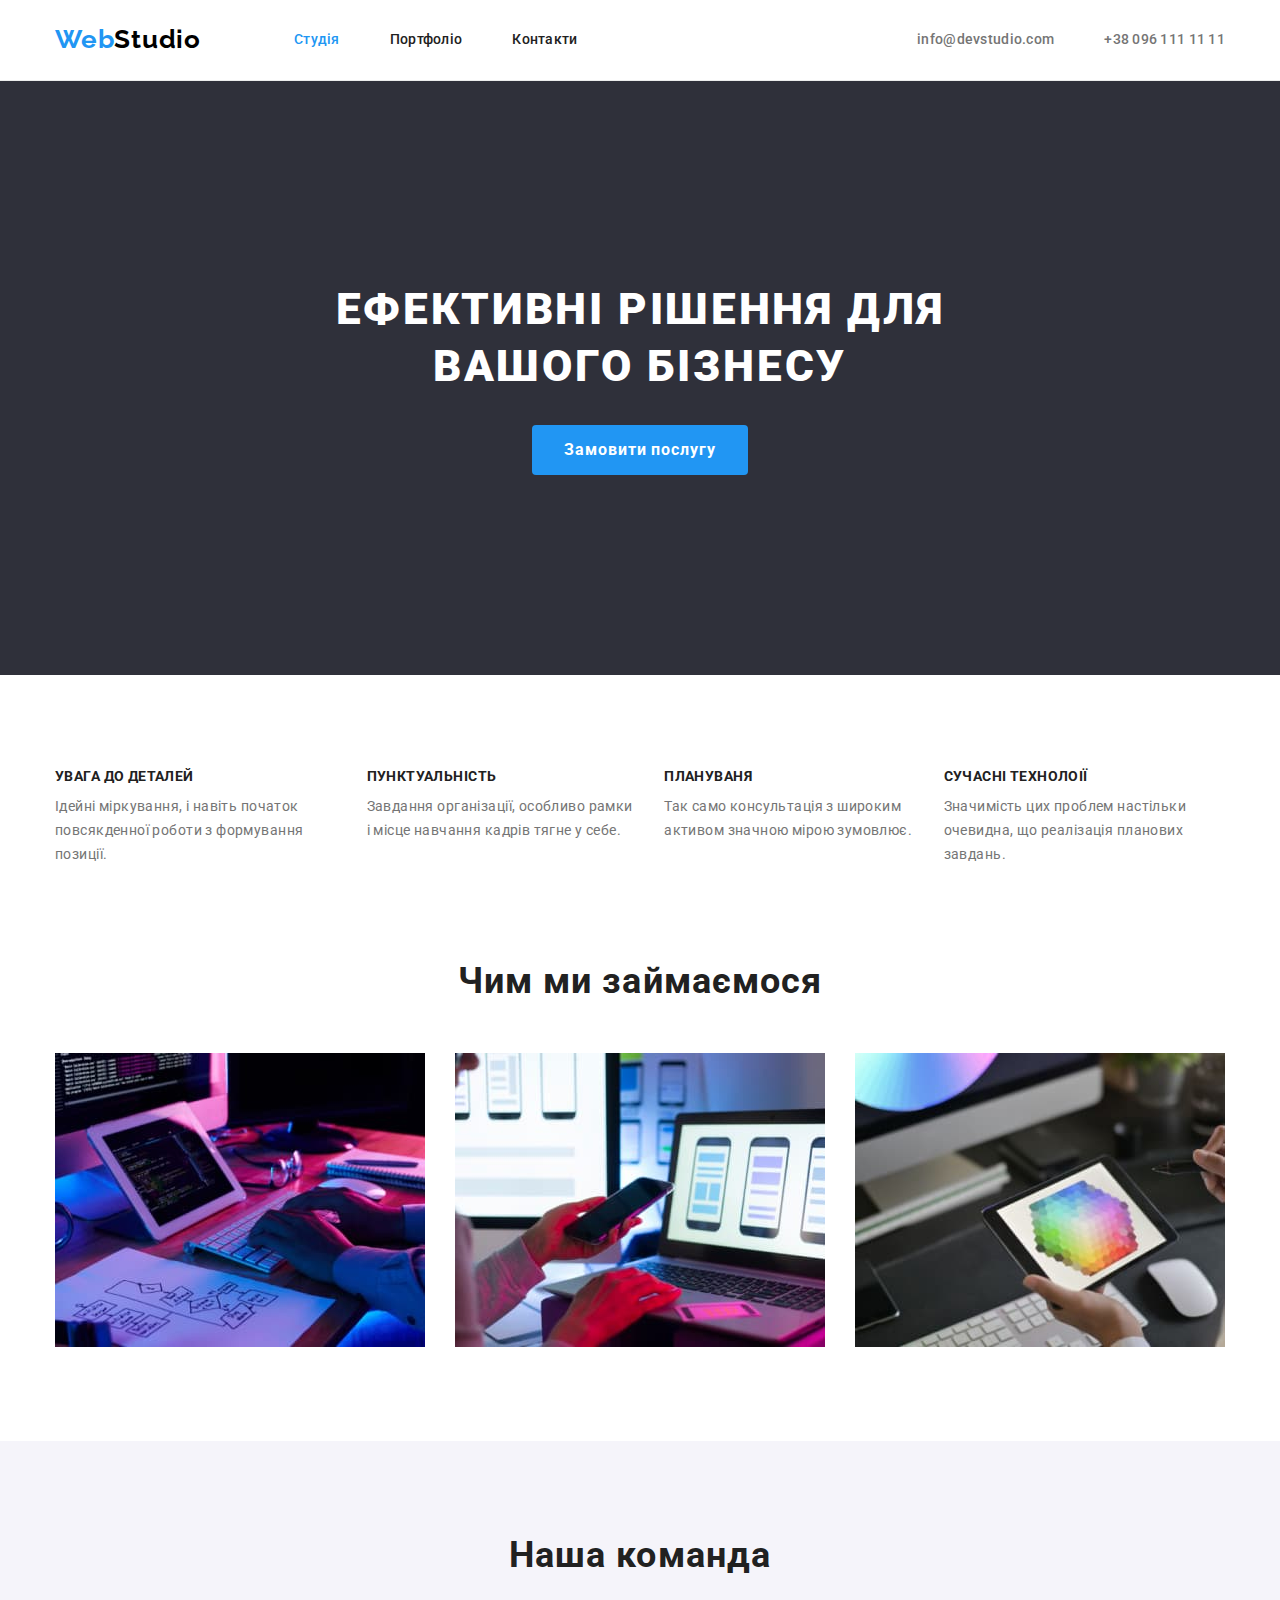
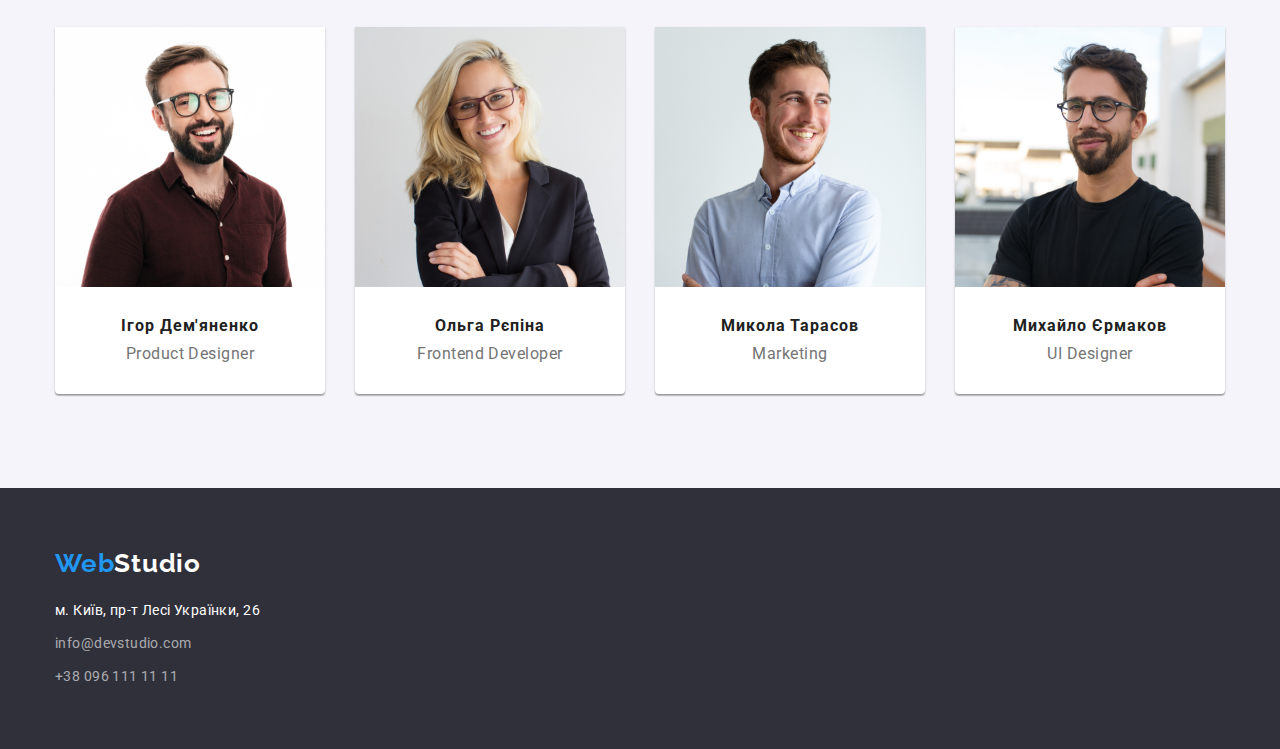
<file: index.html>
<!DOCTYPE html>
<html lang="uk">
<head>
    <meta charset="UTF-8">
    <meta http-equiv="X-UA-Compatible" content="IE=edge">
    <meta name="viewport" content="width=device-width, initial-scale=1.0">
    <title>Document</title>
    <link rel="preconnect" href="https://fonts.googleapis.com">
    <link rel="preconnect" href="https://fonts.gstatic.com" crossorigin>
    <link
        href="https://fonts.googleapis.com/css2?family=Montserrat:wght@400;700&family=Raleway:wght@700&family=Roboto:wght@400;500;700;900&display=swap"
        rel="stylesheet">
        <link rel="stylesheet" href="https://cdnjs.cloudflare.com/ajax/libs/modern-normalize/1.1.0/modern-normalize.min.css">
    <link rel="stylesheet" href="css/styles.css">
</head>
<body class="body">
 <header class="header">
        <div class="container main">
        <nav class="head">
    <a  href="./index.html" class="logo"> <span class="logo-color">Web</span>Studio</a>
    <ul class="site-nav list">
        <li class="item"><a href="" class="link current" >Студія</a></li>
        <li class="item"><a href="portfolio.html" class="link" >Портфоліо</a></li>
        <li class="item"><a href="" class="link" >Контакти</a></li>
    </ul>
     <ul class="link-conection list" >  
 <li class="item"><a href="mailto:info@devstudio.com" class="link" >info@devstudio.com</a></li>
 <li class="item"
 ><a href="tel:+380961111111" class="link" >+38 096 111 11 11</a></li>
 </ul>
 </nav>

</div>

 </header> 
 <main>
<section class="hero">
    <h1 class="hero-title">Ефективні рішення для вашого бізнесу</h1>
    <button type="button" class="button pointer">Замовити послугу</button>
</section>
<section class="section">
    <div class="container">
    <h2 class="visually-hidden">особливості</h2>
<ul class="text list">
    <li class="txt"><h3 class="title subject">Увага до деталей</h3> <p class="desk subject">Ідейні міркування, і навіть початок повсякденної роботи з формування позиції.</p></li>
    <li class="txt"><h3 class="title subject">Пунктуальність</h3> <p class="desk subject">Завдання організації, особливо рамки і місце навчання кадрів тягне у себе.</p></li>
    <li class="txt"><h3 class="title subject">Плануваня</h3> <p class="desk subject">Так само консультація з широким активом значною мірою зумовлює.</p></li>
    <li class="txt"><h3 class="title subject">Сучасні технолоії</h3> <p class="desk subject">Значимість цих проблем настільки очевидна, що реалізація планових завдань.</p></li>
</ul>
</div>
</section>
<section class="section about">
    <div class="container">
    <h2 class="section-title">Чим ми займаємося</h2>
    <ul class="benefits list">
        <li class="ic"><img src="./images/img.jpg" alt="work on computer and tablet" width="370"></li>
        <li class="ic"><img src="./images/img(1).jpg" alt="work on phone and laptop" width="370"></li>
        <li class="ic"><img src="./images/img(2).jpg" alt="work on tablet" width="370"></li>
    </ul>
</div>
</section>
<section class=" section block">
    <div class="container">
    <h2  class="section-title">Наша команда </h2> 
    <ul class="item list">
        <li class="foto"><img src="./images/img(4).jpg" alt="Ігор Дем'яненко" width="270"><div class="comand"><h3 class="caption">Ігор Дем'яненко</h3><p class="subtitle">Product Designer</p></div><div></div></li>
        <li class="foto"><img src="./images/img(5).jpg" alt="Ольга Рєпіна" width="270"><div class="comand"><h3 class="caption">Ольга Рєпіна</h3><p class="subtitle">Frontend Developer</p></div></li>
        <li class="foto"><img src="./images/img(6).jpg" alt="Микола Тарасов" width="270"><div class="comand"><h3 class="caption">Микола Тарасов</h3><p class="subtitle">Marketing</p></div></li>
        <li class="foto"><img src="./images/img(3).jpg" alt="Михайло Єрмаков" width="270"><div class="comand"><h3 class="caption">Михайло Єрмаков</h3><p class="subtitle">UI Designer</p></div></li>
    </ul>
</div>
</section>
 </main>

 <footer class="footer">
    <div class="container">
<a href="./index.html" class="logo-footer"><span class="logo-color">Web</span>Studio</a>
<address>
    <ul class="subject list">
        <li class="footer-subject">
            <a href="https://www.google.com/maps/place/бул.+Леси+Украинки,+26,+Киев,+02000/@50.4265807,30.5383858,17z/data=!3m1!4b1!4m5!3m4!1s0x40d4cf0e033ecbe9:0x57a4dffefec77da0!8m2!3d50.4265807!4d30.5383858"
                class="link address">м. Київ, пр-т Лесі Українки, 26</a>
        </li>
        <li class="footer-subject"><a href="mailto:info@devstudio.com" class="link">info@devstudio.com</a></li>
        <li class="footer-subject"><a href="tel:+380961111111" class="link">+38 096 111 11 11</a></li>
    </ul>
</address>
</div>
 </footer> 
</body>
</html>
</file>
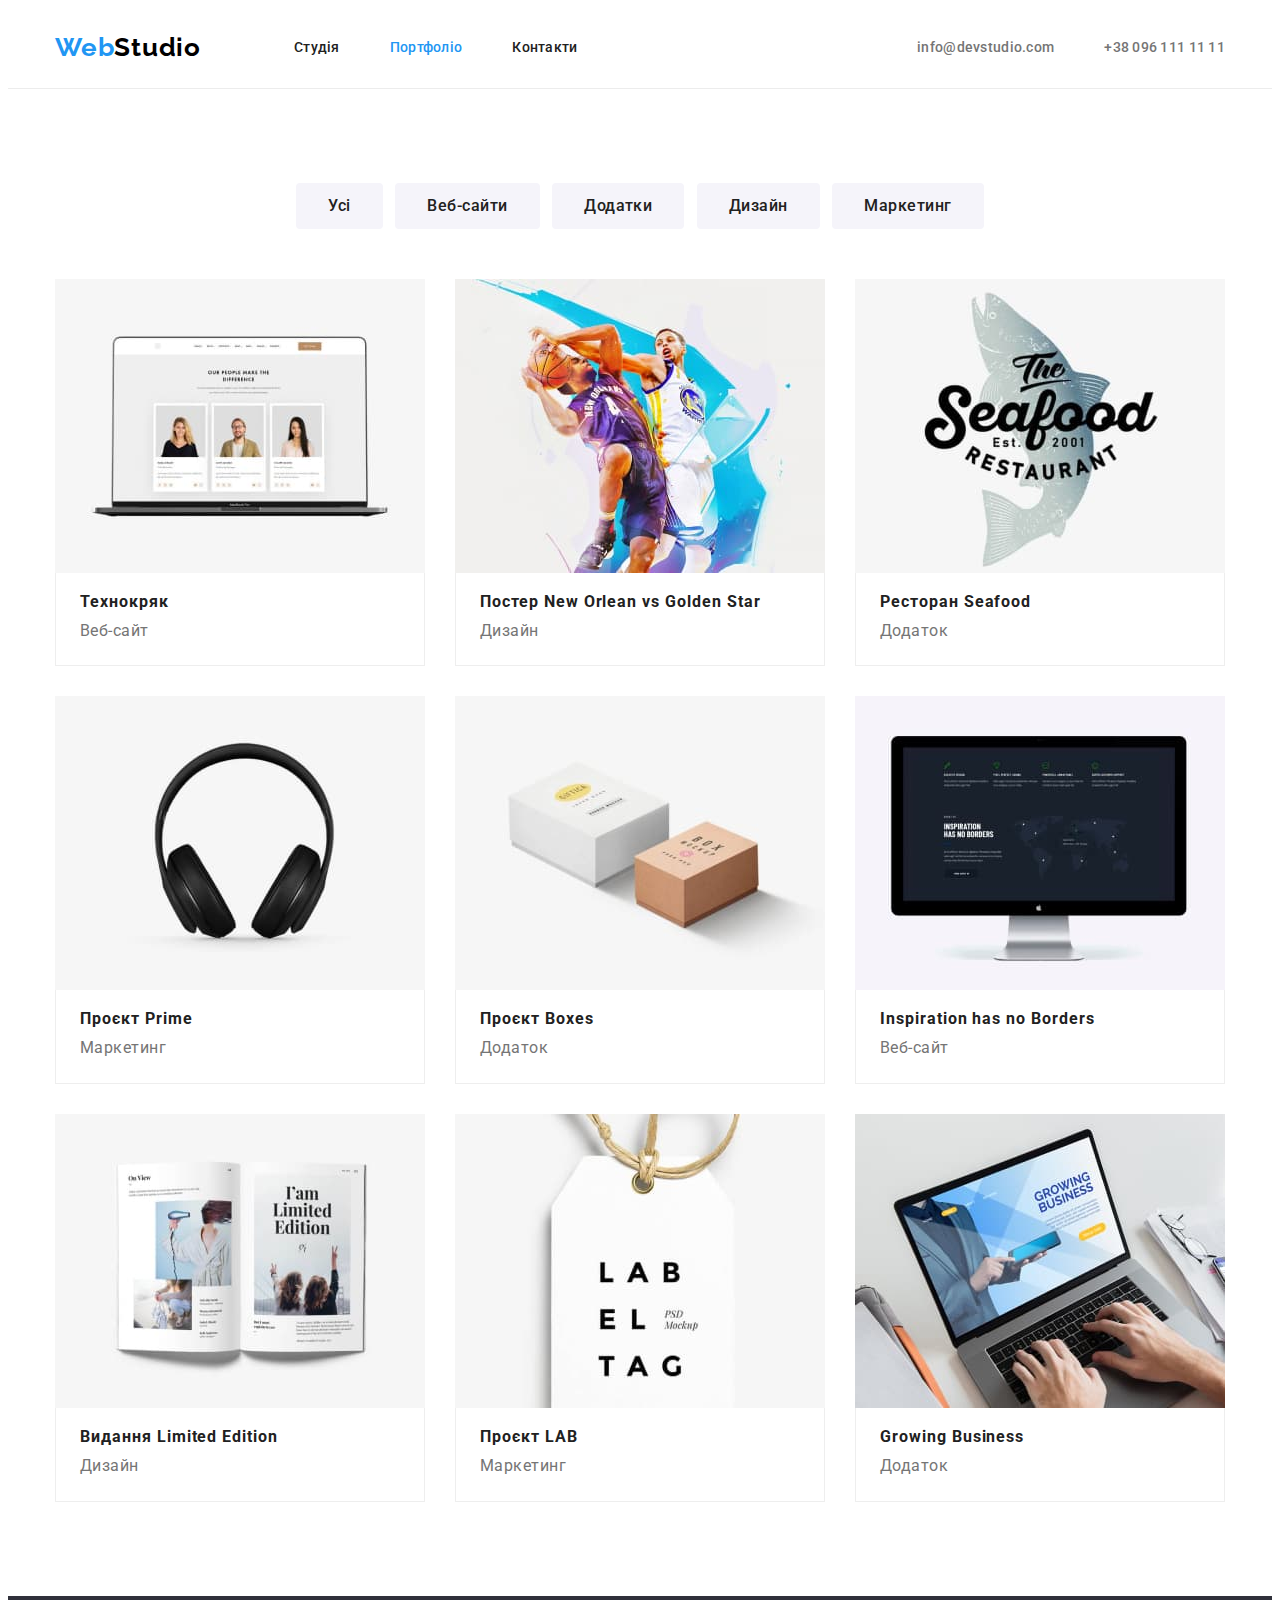
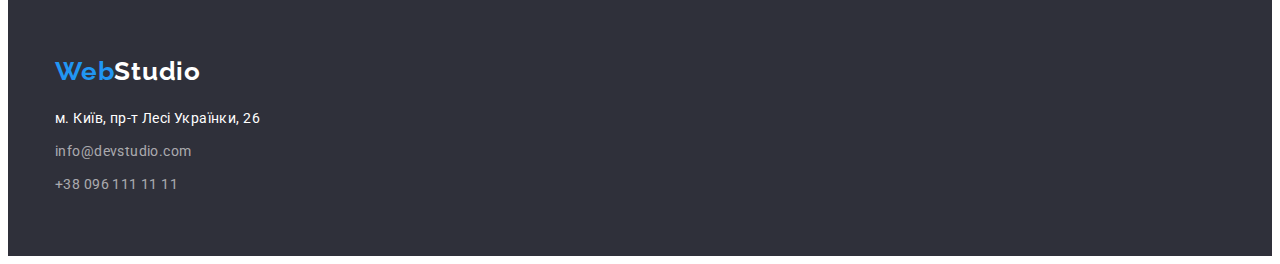
<file: portfolio.html>
<!DOCTYPE html>
<html lang="uk">
<head>
    <meta charset="UTF-8">
    <meta http-equiv="X-UA-Compatible" content="IE=edge">
    <meta name="viewport" content="width=device-width, initial-scale=1.0">
    <title>Document</title>
<link rel="preconnect" href="https://fonts.googleapis.com">
<link rel="preconnect" href="https://fonts.gstatic.com" crossorigin>
<link
  href="https://fonts.googleapis.com/css2?family=Montserrat:wght@400;700&family=Raleway:wght@700&family=Roboto:wght@400;500;700;900&display=swap"
  rel="stylesheet">
<link rel="stylesheet" href="css/styles.css">
</head>
<body class="body">
  <header class="header">
    <div class="container main">
  <nav class="head">
    <a href="./portfolio.html" class="logo"><span class="logo-color">Web</span>Studio</a>
    <ul class="site-nav list">
      <li class="item"><a href="index.html" class="link">Студія</a></li>
      <li class="item"><a href="portfolio.html" class="link current">Портфоліо</a></li>
      <li class="item"><a href="" class="link">Контакти</a></li>
    </ul>
        <ul class="link-conection list">
      <li class="item"><a href="mailto:info@devstudio.com" class="link">info@devstudio.com</a></li>
      <li class="item"><a href="tel:+380961111111" class="link">+38 096 111 11 11</a></li>
    </ul>
    </nav>

  </div>
  </header>  
  <main>
   <section class="section portfolio">
    <div class="container portfolio">
    <h1 class="visually-hidden">основне</h1>
    <ul class="button-nav list">
        <li class="filter"> <button type="button" class="button pointer">Усі</button></li>
        <li class="filter"> <button type="button" class="button pointer">Веб-сайти</button></li>
        <li class="filter"> <button type="button" class="button pointer">Додатки</button></li>
        <li class="filter"> <button type="button" class="button pointer">Дизайн</button></li>
        <li class="filter"> <button type="button" class="button pointer">Маркетинг</button></li>
    </ul>
<ul class="content list">
    <li class="item"> <a href="" class="content-link"><img src="./images/img(71).jpg " alt="ноутбук з фото" width="370"><div class="content-info"><h2 class="caption">Технокряк</h2><p class="text-headline">Веб-сайт</p></div></a></li>
    <li class="item"> <a href="" class="content-link"><img src="./images/img(72).jpg" alt="баскетболісти" width="370"><div class="content-info"><h2 class="caption">Постер New Orlean vs Golden Star</h2><p class="text-headline">Дизайн</p></div></a></li>
    <li class="item"> <a href="" class="content-link"><img src="./images/img(73).jpg" alt="логотип" width="370"><div class="content-info"><h2 class="caption">Ресторан Seafood</h2><p class="text-headline">Додаток</p></div></a></li>
    <li class="item"> <a href="" class="content-link"><img src="./images/img(74).jpg" alt="навушники" width="370"><div class="content-info"><h2 class="caption">Проєкт Prime</h2><p class="text-headline">Маркетинг</p></div></a></li>
    <li class="item"> <a href="" class="content-link"><img src="./images/img(75).jpg" alt="коробки" width="370"><div class="content-info"><h2 class="caption">Проєкт Boxes</h2><p class="text-headline">Додаток</p></div></a></li>
    <li class="item"> <a href="" class="content-link"><img src="./images/img(76).jpg" alt="монітор" width="370"><div class="content-info"><h2 class="caption">Inspiration has no Borders</h2><p class="text-headline">Веб-сайт</p></div></a></li>
    <li class="item"> <a href="" class="content-link"><img src="./images/img(77).jpg" alt="журнал" width="370"><div class="content-info"><h2 class="caption">Видання Limited Edition</h2><p class="text-headline">Дизайн</p></div></a></li>
    <li class="item"> <a href="" class="content-link"><img src="./images/img(78).jpg" alt="жетон" width="370"><div class="content-info"><h2 class="caption">Проєкт LAB</h2><p class="text-headline">Маркетинг</p></div></a></li>
    <li class="item"> <a href="" class="content-link"><img src="./images/img(79).jpg" alt="робота на ноутбуці" width="370"><div class="content-info"><h2 class="caption">Growing Business</h2><p class="text-headline">Додаток</p></div></a></li>
</ul>
</div>
    </section>
  </main>
  <footer class="footer">
    <div class="container">
    <a href="./index.html" class="logo-footer"><span class="logo-color">Web</span>Studio</a>
    <address>
      <ul class="subject list">
        <li class="footer-subject">
          <a href="https://www.google.com/maps/place/бул.+Леси+Украинки,+26,+Киев,+02000/@50.4265807,30.5383858,17z/data=!3m1!4b1!4m5!3m4!1s0x40d4cf0e033ecbe9:0x57a4dffefec77da0!8m2!3d50.4265807!4d30.5383858"
            class="link address">м. Київ, пр-т Лесі Українки, 26</a>
        </li>
        <li class="footer-subject"><a href="mailto:info@devstudio.com" class="link">info@devstudio.com</a></li>
        <li class="footer-subject"><a href="tel:+380961111111" class="link">+38 096 111 11 11</a></li>
      </ul>
    </address>
  </div>
  </footer>
</body>
</html>
</file>
<file: css/styles.css>
/* вторинний колір в тексту #12121 */
/* колір основного  тексту #757575 */
/* білий #FFFFFF */
/* акцент #2196F3 */
/* колір фону хедеру #FFFFFF */
/* колір першої секциї та футеру #2F303A */
/* колір другої секциї #F5F5F5 */
/* колір третьої секциї #F5F4FA */
* {
    box-sizing: border-box;
}
.h1,
.h2,
.h3,
.h4,
.h5,
.h6,
.p {
    margin-top: 0;
    margin-bottom: 0;
}
:root{--primery-text-color: #212121;
    --accent-color: #2196F3;
    --secondary-text-color: #757575;
    --third-text-color: #FFFFFF;
    --background-color: #2F303A;
}
.container {

    width: 1200px;
    margin-left: auto;
    margin-right: auto;
    padding-left: 15px;
    padding-right: 15px;
}
.body {
background: var(--third-text-color);
color: var(--primery-text-color);
font-family: 'Roboto', sans-serif;

}
.list{
    list-style:none;
    margin: 0;
}
.logo {
    /* WebStudio */
    display: flex;
    padding-top: 24px;
    padding-bottom: 25px;
margin-right: 93px;
    font-family: 'Raleway';
        font-weight: 700;
        font-size: 26px;
        line-height: 1.19;
        letter-spacing: 0.03em;
        color: #000000;
text-decoration: none;
}
.logo-color{
    color: var(--accent-color);
}
.site-nav .link{
    display: block;
    padding-top: 32px;
    padding-bottom: 32px;
    color: var(--primery-text-color);
    font-weight: 500;
        font-size: 14px;
        line-height: 1.14;
        letter-spacing: 0.02em;
        text-decoration: none;

}
.site-nav{
    display: flex;
    padding: 0;

}
.site-nav .item+.item{
    margin-left: 50px;
}

.site-nav .link:hover,
.site-nav .link:focus{
    color: var(--accent-color);
}
.link.current{
    color: var(--accent-color);
}
.link-conection .link{
    display: block;
    padding-top: 32px;
    padding-bottom: 32px;
    color: var(--secondary-text-color);
    font-weight: 500;
        font-size: 14px;
        line-height: 1.14;
        letter-spacing: 0.02em;
        text-decoration: none;}
.link-conection { 
    display: flex;
    margin-left: auto;
    padding: 0;
}
.link-conection .link:hover,
.link-conection .link:focus{
    color: var(--accent-color);
}
.link-conection .item+.item{
    margin-left: 50px;
}
/*main*/
.hero{
    background-color: var(--background-color);
        padding-top: 200px;
    padding-bottom: 200px;
    text-align: center;
}
.hero-title{
color: var(--third-text-color);
width: 696px;
    font-weight: 900;
        font-size: 44px;
        line-height: 1.3;
        text-align: center;
        letter-spacing: 0.06em;
        text-transform: uppercase;
        margin-top: 0;
        margin-bottom: 30px;
        margin-left: auto;
        margin-right: auto;
}
.visually-hidden{
    position: absolute;
        white-space: nowrap;
        width: 1px;
        height: 1px;
        overflow: hidden;
        border: 0;
        padding: 0;
        clip: rect(0 0 0 0);
        clip-path: inset(50%);
        margin-bottom: 0px;
        margin-top: 0px;
        padding-top: 94px;
        padding-bottom: 94px;
}

.title.subject{
    font-weight: 700;
        font-size: 14px;
        line-height: 1.14;
        letter-spacing: 0.03em;
        text-transform: uppercase;
        margin: 0;
        margin-bottom: 10px;

}
.desk.subject{
color: var(--secondary-text-color);
    font-weight: 400;
        font-size: 14px;
        line-height: 1.71;
        letter-spacing: 0.03em;
        margin: 0;
}
.section-title{
    color: var(--primery-text-color);
    font-weight: 700;
        font-size: 36px;
        line-height: 1.16;
        text-align: center;
        letter-spacing: 0.03em;
        margin-top: 0px;
        margin-bottom: 50px;
        padding: 0px;
}

.subtitle{
    color:var(--secondary-text-color);
    font-weight: 400;
        font-size: 16px;
        line-height: 1.18;
        text-align: center;
        letter-spacing: 0.03em;
        margin-top: 0px;
        margin-bottom: 0px;
}
.caption{
        color: var(--primery-text-color);
                font-weight: 700;
                    font-size: 16px;
                    line-height: 1.17;
                    letter-spacing: 0.06em;
                    margin-top: 0px;
                    margin-bottom: 10px;
}
.footer{
    background-color: var(--background-color);
    padding-top: 60px;
    padding-bottom: 60px;

}
.subject .link   {
font-style: normal;
    font-weight: 400;
    font-size: 14px;
    line-height: 1.71;
    letter-spacing: 0.03em;
    color: rgba(255, 255, 255, 0.6);
}
.address {
    font-weight: 400;
    font-size: 14px;
    line-height: 1.71;
    letter-spacing: 0.03em;
    color: var(--third-text-color);
    text-decoration: none;}
.logo-footer{
    display: inline-block;
    margin-bottom: 20px;
    font-family: 'Raleway';
        font-weight: 700;
        font-size: 26px;
        line-height: 1.19;
        letter-spacing: 0.03em;
        color:var(--third-text-color);
        text-decoration: none;
}
.footer-subject{
    margin-bottom: 9px;
}
.subject .link{
        font-style: normal;
    text-decoration: none;
}
.subject .link:hover,
.subject .link:focus {
    color: var(--accent-color);
}

.link.address {
            color:var(--third-text-color)
}
.pointer{
    cursor: pointer;
}
.button{
    display: inline-block;
    border: none;
    border-radius: 4px;
    padding: 10px 32px;
background-color: var(--accent-color);
color: var(--third-text-color);
        font-weight: 700;
        font-size: 16px;
        line-height: 1.87;
        display: flex;
        align-items: center;
        text-align: center;
        letter-spacing: 0.06em;
        margin-left: auto;
        margin-right: auto;
}
.button-nav .button{
background-color:  #F5F4FA;;
color:var(--primery-text-color);
        font-weight: 500;
        font-size: 16px;
        line-height: 1.62;
        text-align: center;
        letter-spacing: 0.03em;
        font-family: inherit;
}
.button-nav .button:hover,
.button-nav .button:focus{
    background-color: #2196F3;
    color:var(--third-text-color)
}
.content-link{
    text-decoration: none;
    margin-bottom: 20px;
}

.head {
    display: flex;
}
.head-line{
    color: var(--secondary-text-color);
    font-style: normal;
        font-weight: 400;
        font-size: 16px;
        line-height: 1.87;
        letter-spacing: 0.03em
}
.container .main {
    display: flex;
    align-items: center;

}
.header{
border-bottom: 1px solid #ECECEC;
}
.section{
    padding-top: 94px;
    padding-bottom: 94px;
}
.text{
    display: flex;
gap: 30px;
    padding: 0px;
    
}
.section.about{
padding-top: 0px;

}
.benefits{
    padding: 0px;
    display: flex;
    margin-left: auto;
}
.benefits .ic+.ic{
    margin-left: 30px;
}
.block{
    background: #F5F4FA;
    margin-top: 0px;
    margin-bottom: 0px;
    padding-top: 94px;
    padding-bottom: 94px;
}
.block .item{
    display: flex;
    margin-left: auto;
    padding: 0px;
}
.item .foto+.foto{
    margin-left: 30px;
}
.foto{
margin-top: 0;
    margin-bottom: 0;
    background-color: var(--third-text-color);
    box-shadow: 0px 1px 3px rgba(0, 0, 0, 0.12), 0px 1px 1px rgba(0, 0, 0, 0.14), 0px 2px 1px rgba(0, 0, 0, 0.2);
    border-radius: 0px 0px 4px 4px;
}
.comand{
    padding-top: 30px;
    padding-bottom: 30px;
    text-align: center;
}
/*PORTFOLIO*/
.section.portfolio{
    display: flex;
padding-top: 94px;
padding-bottom: 94px;
}
.button-nav{
    display: block;
    padding: 0px;
        font-weight: 500;
        font-size: 16px;
        line-height: 1.62;
        text-align: center;
        letter-spacing: 0.03em;
            color: #212121;
            border-radius: 4px;
            margin-bottom: 50px;

}
.filter{
    display: inline-flex;

}
.button-nav .filter+.filter{
    margin-left: 8px;
}
.portfolio .button{
    margin-top: 0px;
    margin-bottom: 0px;
}
.content{
    gap: 30px;
    display: flex;
    flex-wrap: wrap;
    padding: 0px;
}
.content .item{
    width: calc((100% - 60px) / 3);
}
.content-info{
padding-top: 20px;
padding-bottom: 20px;
padding-right: 24px;
padding-left: 24px;
border: 1px solid #EEEEEE;
border-top: 0;
    
}
.content .caption{
    margin-bottom: 4px;
}
.text-headline{
    font-weight: 400;
        font-size: 16px;
        line-height: 1.87;
            letter-spacing: 0.03em;
            color: #757575;
            margin-top: 0px;
            margin-bottom: 0px;
}
.subject{
    padding: 0;
}
.footer-subject:last-child{
    margin-bottom: 0;
}
img{
    display: block;
    width: 100%;
    height: auto;
}
</file>
